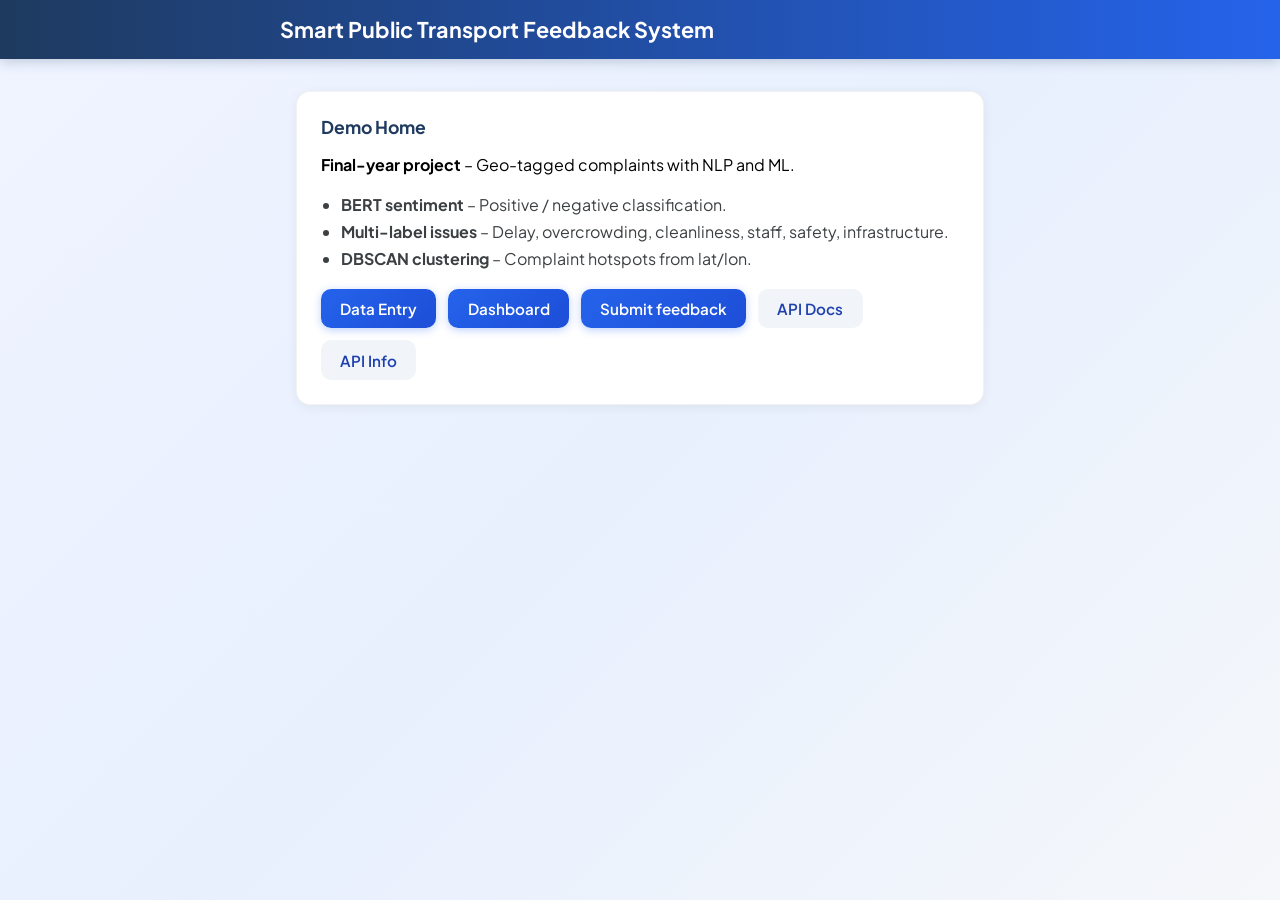
<file: demo/landing.html>
<!DOCTYPE html>
<html lang="en">
<head>
  <meta charset="UTF-8">
  <meta name="viewport" content="width=device-width, initial-scale=1.0">
  <title>Smart Public Transport Feedback System – Demo</title>
  <link rel="preconnect" href="https://fonts.googleapis.com">
  <link href="https://fonts.googleapis.com/css2?family=Plus+Jakarta+Sans:wght@400;500;600;700&display=swap" rel="stylesheet">
  <style>
    * { box-sizing: border-box; }
    body { font-family: 'Plus Jakarta Sans', system-ui, sans-serif; margin: 0; padding: 0; background: linear-gradient(135deg, #f0f4ff 0%, #e8f0fe 50%, #f5f7fa 100%); min-height: 100vh; }
    .header { background: linear-gradient(90deg, #1e3a5f 0%, #2563eb 100%); color: #fff; padding: 1rem 1.5rem; box-shadow: 0 2px 12px rgba(30, 58, 95, 0.25); }
    .header-inner { max-width: 720px; margin: 0 auto; }
    .header h1 { margin: 0; font-size: 1.35rem; font-weight: 700; }
    .container { max-width: 720px; margin: 0 auto; padding: 2rem 1rem; }
    .card { background: #fff; border-radius: 14px; padding: 1.5rem; margin-bottom: 1.5rem; box-shadow: 0 2px 12px rgba(0,0,0,0.06); border: 1px solid rgba(0,0,0,0.05); }
    h2 { margin: 0 0 1rem; font-size: 1.1rem; color: #1e3a5f; }
    ul { margin: 0.5rem 0; padding-left: 1.25rem; line-height: 1.7; color: #3c4043; }
    .links { display: flex; flex-wrap: wrap; gap: 0.75rem; margin-top: 1rem; }
    .links a { display: inline-block; padding: 0.65rem 1.2rem; background: linear-gradient(135deg, #2563eb 0%, #1d4ed8 100%); color: #fff; text-decoration: none; border-radius: 10px; font-weight: 600; font-size: 0.95rem; box-shadow: 0 2px 8px rgba(37, 99, 235, 0.3); transition: box-shadow 0.2s; }
    .links a:hover { box-shadow: 0 4px 12px rgba(37, 99, 235, 0.4); }
    .links a.secondary { background: #f1f5f9; color: #1e40af; box-shadow: none; }
    .links a.secondary:hover { background: #e2e8f0; }
  </style>
</head>
<body>
  <header class="header">
    <div class="header-inner">
      <h1>Smart Public Transport Feedback System</h1>
    </div>
  </header>
  <div class="container">
    <div class="card">
      <h2>Demo Home</h2>
      <p><strong>Final-year project</strong> – Geo-tagged complaints with NLP and ML.</p>
      <ul>
        <li><strong>BERT sentiment</strong> – Positive / negative classification.</li>
        <li><strong>Multi-label issues</strong> – Delay, overcrowding, cleanliness, staff, safety, infrastructure.</li>
        <li><strong>DBSCAN clustering</strong> – Complaint hotspots from lat/lon.</li>
      </ul>
      <div class="links">
        <a href="/demo/entry">Data Entry</a>
        <a href="/demo/dashboard">Dashboard</a>
        <a href="/demo/submit">Submit feedback</a>
        <a href="/docs" class="secondary">API Docs</a>
        <a href="/api" class="secondary">API Info</a>
      </div>
    </div>
  </div>
</body>
</html>
</file>
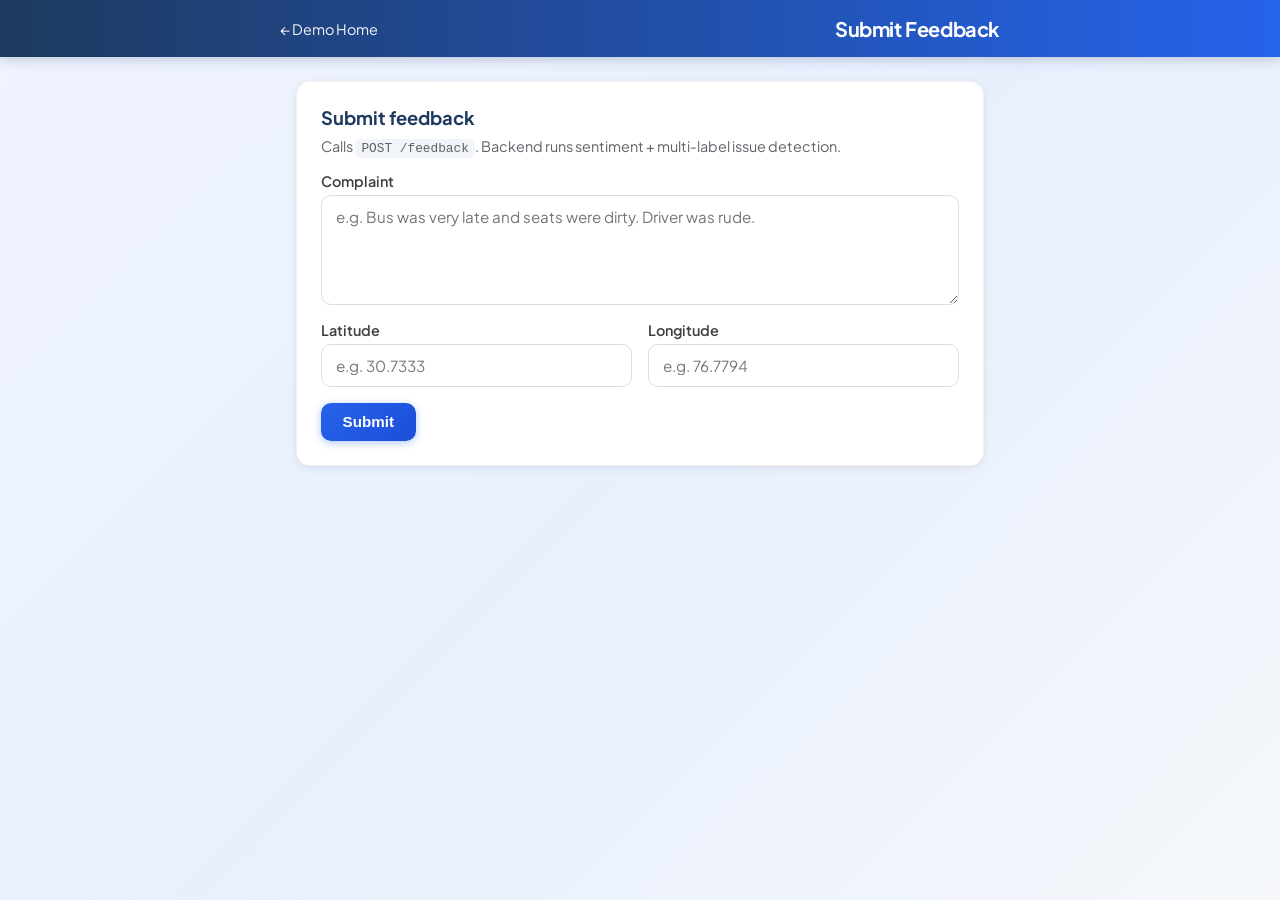
<file: demo/submit.html>
<!DOCTYPE html>
<html lang="en">
<head>
  <meta charset="UTF-8">
  <meta name="viewport" content="width=device-width, initial-scale=1.0">
  <title>Submit Feedback – Smart Transport Feedback</title>
  <link rel="preconnect" href="https://fonts.googleapis.com">
  <link href="https://fonts.googleapis.com/css2?family=Plus+Jakarta+Sans:wght@400;500;600;700&display=swap" rel="stylesheet">
  <style>
    * { box-sizing: border-box; }
    body {
      font-family: 'Plus Jakarta Sans', system-ui, sans-serif;
      margin: 0;
      padding: 0;
      background: linear-gradient(135deg, #f0f4ff 0%, #e8f0fe 50%, #f5f7fa 100%);
      min-height: 100vh;
      color: #1a1d24;
    }
    .header {
      background: linear-gradient(90deg, #1e3a5f 0%, #2563eb 100%);
      color: #fff;
      padding: 1rem 1.5rem;
      box-shadow: 0 2px 12px rgba(30, 58, 95, 0.25);
    }
    .header-inner { max-width: 720px; margin: 0 auto; display:flex; align-items:center; justify-content:space-between; flex-wrap:wrap; gap:.75rem; }
    .header h1 { margin: 0; font-size: 1.25rem; font-weight: 700; letter-spacing: -0.02em; }
    .header a { color: rgba(255,255,255,0.95); text-decoration:none; font-size:0.9rem; }
    .container { max-width: 720px; margin: 0 auto; padding: 1.5rem 1rem 2.5rem; }
    .card {
      background: #fff;
      border-radius: 14px;
      padding: 1.5rem;
      box-shadow: 0 2px 12px rgba(0,0,0,0.06), 0 1px 3px rgba(0,0,0,0.04);
      border: 1px solid rgba(0,0,0,0.05);
    }
    h2 { margin: 0 0 0.5rem; font-size: 1.15rem; color: #1e3a5f; }
    .sub { margin: 0 0 1rem; color: #5f6368; font-size: 0.9rem; }
    label { display: block; margin-top: 0.75rem; font-weight: 600; font-size: 0.9rem; color:#3c4043; }
    input, textarea {
      width: 100%;
      padding: 0.7rem 0.9rem;
      margin-top: 0.3rem;
      font-family: inherit;
      font-size: 0.95rem;
      border-radius: 10px;
      border: 1px solid #dadce0;
      transition: border-color 0.2s, box-shadow 0.2s;
    }
    input:focus, textarea:focus {
      outline: none;
      border-color: #2563eb;
      box-shadow: 0 0 0 3px rgba(37,99,235,0.15);
    }
    textarea { min-height: 110px; resize: vertical; }
    .row { display:flex; gap:1rem; flex-wrap:wrap; }
    .row .field { flex:1; min-width:160px; }
    .btn {
      margin-top: 1rem;
      padding: 0.65rem 1.35rem;
      background: linear-gradient(135deg, #2563eb 0%, #1d4ed8 100%);
      color: #fff;
      border: none;
      border-radius: 10px;
      cursor: pointer;
      font-weight: 600;
      font-size: 0.95rem;
      box-shadow: 0 2px 8px rgba(37,99,235,0.35);
      transition: transform 0.05s, box-shadow 0.2s;
    }
    .btn:hover { box-shadow: 0 4px 12px rgba(37,99,235,0.4); }
    .btn:active { transform: scale(0.98); }
    .btn:disabled { opacity: 0.65; cursor: not-allowed; transform:none; box-shadow:none; }
    .result {
      margin-top: 1rem;
      padding: 0.9rem 1.1rem;
      border-radius: 10px;
      font-size: 0.95rem;
      line-height: 1.5;
      display:none;
    }
    .result.success { background: linear-gradient(135deg, #ecfdf5 0%, #d1fae5 100%); border: 1px solid #a7f3d0; color: #065f46; }
    .result.error { background: linear-gradient(135deg, #fef2f2 0%, #fee2e2 100%); border: 1px solid #fecaca; color: #991b1b; }
    .result strong { display:block; margin-bottom:0.25rem; }
    .issues { margin-top: 0.35rem; }
    .tag {
      display: inline-block;
      padding: 0.2rem 0.55rem;
      background: #e0e7ff;
      border-radius: 6px;
      margin: 0.15rem 0.15rem 0 0;
      font-size: 0.8rem;
      font-weight: 500;
      color: #3730a3;
    }
    code {
      font-family: ui-monospace, SFMono-Regular, Menlo, Monaco, Consolas, "Liberation Mono", "Courier New", monospace;
      font-size: 0.8rem;
      background: #f1f5f9;
      padding: 0.15rem 0.4rem;
      border-radius: 6px;
    }
  </style>
</head>
<body>
  <header class="header">
    <div class="header-inner">
      <a href="/demo">← Demo Home</a>
      <h1>Submit Feedback</h1>
    </div>
  </header>

  <div class="container">
    <div class="card">
      <h2>Submit feedback</h2>
      <p class="sub">Calls <code>POST /feedback</code>. Backend runs sentiment + multi‑label issue detection.</p>
      <form id="f">
        <label>Complaint</label>
        <textarea id="text" name="text" rows="4" placeholder="e.g. Bus was very late and seats were dirty. Driver was rude." required></textarea>
        <div class="row">
          <div class="field">
            <label>Latitude</label>
            <input type="number" id="lat" name="latitude" step="any" placeholder="e.g. 30.7333" required>
          </div>
          <div class="field">
            <label>Longitude</label>
            <input type="number" id="lon" name="longitude" step="any" placeholder="e.g. 76.7794" required>
          </div>
        </div>
        <button type="submit" id="btn" class="btn">Submit</button>
      </form>
      <div id="out" class="result"></div>
    </div>
  </div>

  <script>
    document.getElementById('f').onsubmit = function(e) {
      e.preventDefault();
      var btn = document.getElementById('btn');
      var out = document.getElementById('out');
      out.style.display = 'block';
      out.className = 'result';
      out.innerHTML = 'Submitting…';
      btn.disabled = true;
      fetch(window.location.origin + '/feedback', {
        method: 'POST',
        headers: { 'Content-Type': 'application/json' },
        body: JSON.stringify({
          text: document.getElementById('text').value,
          latitude: parseFloat(document.getElementById('lat').value),
          longitude: parseFloat(document.getElementById('lon').value)
        })
      })
      .then(r => r.json())
      .then(d => {
        out.className = 'result success';
        out.innerHTML = '<strong>Submitted.</strong> Sentiment: <strong>' + (d.sentiment || '') + '</strong>. Issues: <span class="issues">' +
          (d.issues && d.issues.length ? d.issues.map(i => '<span class="tag">' + i + '</span>').join('') : 'None detected') + '</span>';
      })
      .catch(err => {
        out.className = 'result error';
        out.innerHTML = '<strong>Error</strong> ' + (err.message || 'Request failed');
      })
      .finally(function() { btn.disabled = false; });
    };
  </script>
</body>
</html>
</file>
